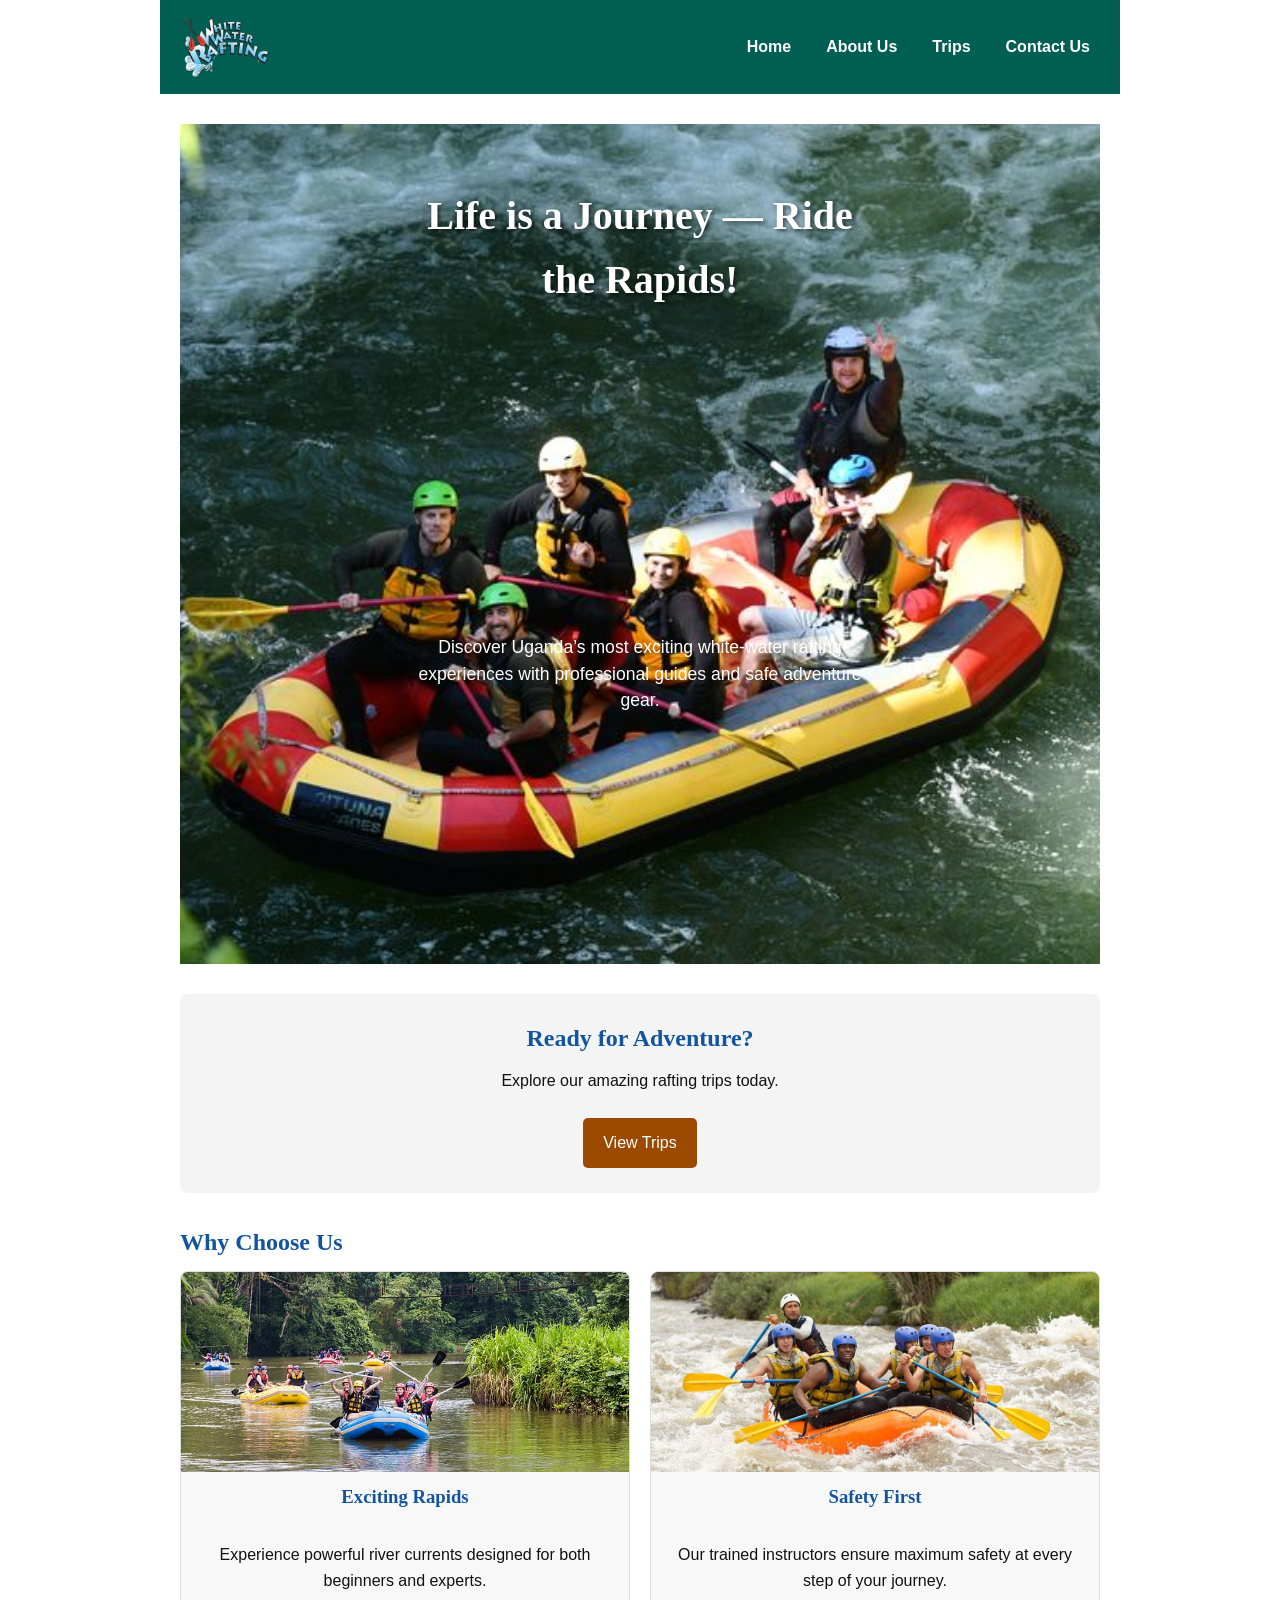
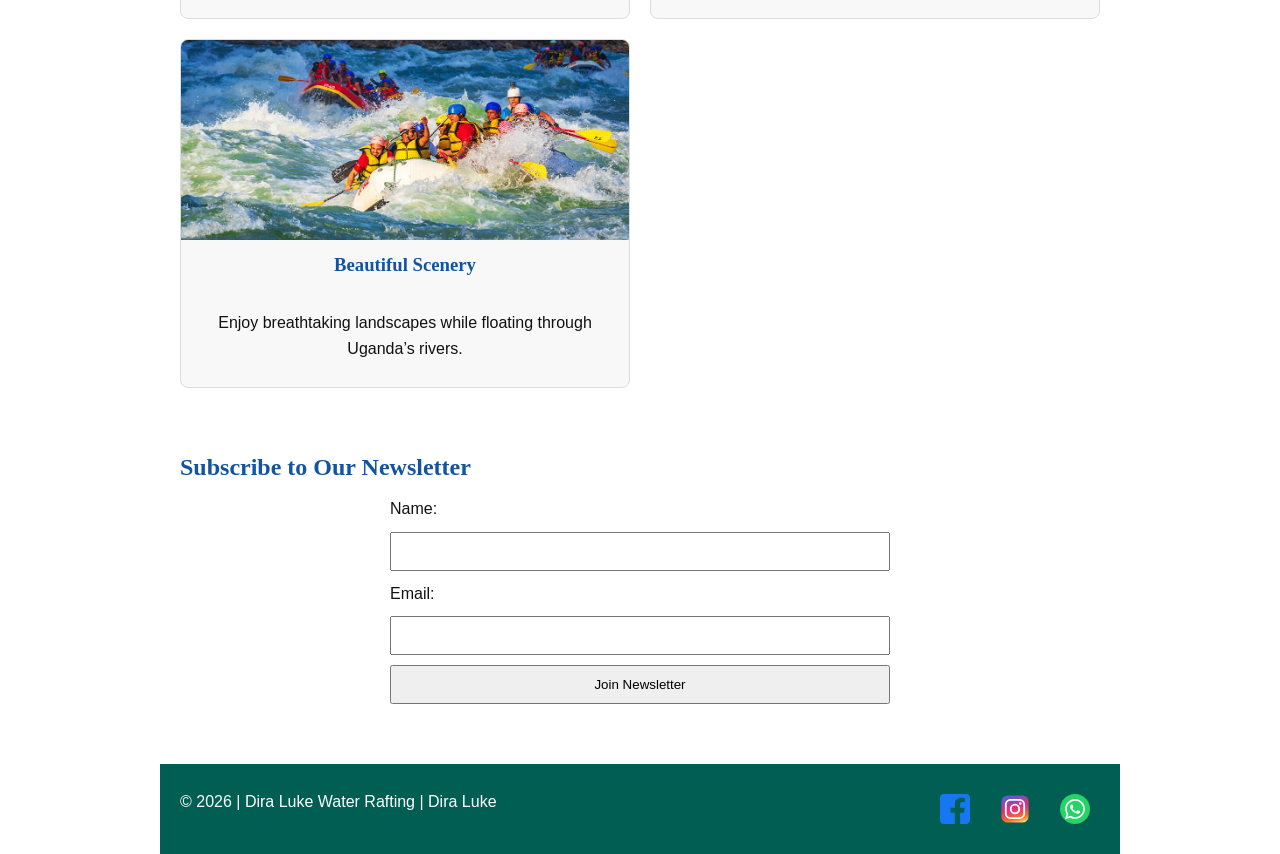
<file: wwr/index.html>
<!DOCTYPE html>
<html lang="en-US">
<head>
    <meta charset="UTF-8">
    <meta name="viewport" content="width=device-width, initial-scale=1.0">

    <meta name="description" content="Experience thrilling white water rafting adventures in Uganda with expert guides, safe equipment, and unforgettable journeys.">
    <meta name="author" content="Dira Luke">

    <title>Home | Dira Luke Water Rafting</title>

    <link rel="stylesheet" href="styles/rafting.css">
</head>

<body>

<header>
    <img src="images/z-wwr-oars.png" alt="Rafting Company Logo">

    <nav>
        <a href="index.html">Home</a>
        <a href="about.html">About Us</a>
        <a href="trips.html">Trips</a>
        <a href="contact.html">Contact Us</a>
    </nav>
</header>

<main>

    <!-- HERO -->
    <section class="hero">
        <img src="images/hero-rafting.jpeg" alt="Rafting adventure on a wild river">

        <h1>Life is a Journey — Ride the Rapids!</h1>

        <article>
            <p>
                Discover Uganda’s most exciting white-water rafting experiences with professional guides and safe adventure gear.
            </p>
        </article>
    </section>

    <!-- CALL TO ACTION -->
    <section class="cta">
        <h2>Ready for Adventure?</h2>
        <p>Explore our amazing rafting trips today.</p>
        <a class="cta-button" href="trips.html">View Trips</a>
    </section>

    <!-- GRID CONTENT -->
    <section class="grid-info">
        <h2>Why Choose Us</h2>

        <div class="grid">
            <div class="grid-item">
                <img src="images/rafting1.jpg" alt="Group rafting through rapids">
                <h3>Exciting Rapids</h3>
                <p>Experience powerful river currents designed for both beginners and experts.</p>
            </div>

            <div class="grid-item">
                <img src="images/rafting2.jpg" alt="Rafting safety training">
                <h3>Safety First</h3>
                <p>Our trained instructors ensure maximum safety at every step of your journey.</p>
            </div>

            <div class="grid-item">
                <img src="images/rafting3.jpg" alt="Beautiful river landscape">
                <h3>Beautiful Scenery</h3>
                <p>Enjoy breathtaking landscapes while floating through Uganda’s rivers.</p>
            </div>
        </div>
    </section>

    <!-- NEWSLETTER -->
    <section class="newsletter">
        <h2>Subscribe to Our Newsletter</h2>

        <form>
            <label for="name">Name:</label>
            <input type="text" id="name" name="name" required>

            <label for="email">Email:</label>
            <input type="email" id="email" name="email" required>

            <button type="submit">Join Newsletter</button>
        </form>
    </section>

</main>

<footer>
    <p>© 2026 | Dira Luke Water Rafting | Dira Luke</p>

    <nav class="socialmedia">
        <a href="https://facebook.com"><img src="images/facebook-square.svg" alt="Facebook"></a>
        <a href="https://instagram.com"><img src="images/instagram-square.svg" alt="Instagram"></a>
        <a href="https://whatsapp.com"><img src="images/whatsapp.svg" alt="WhatsApp"></a>
    </nav>
</footer>

</body>
</html>
</file>
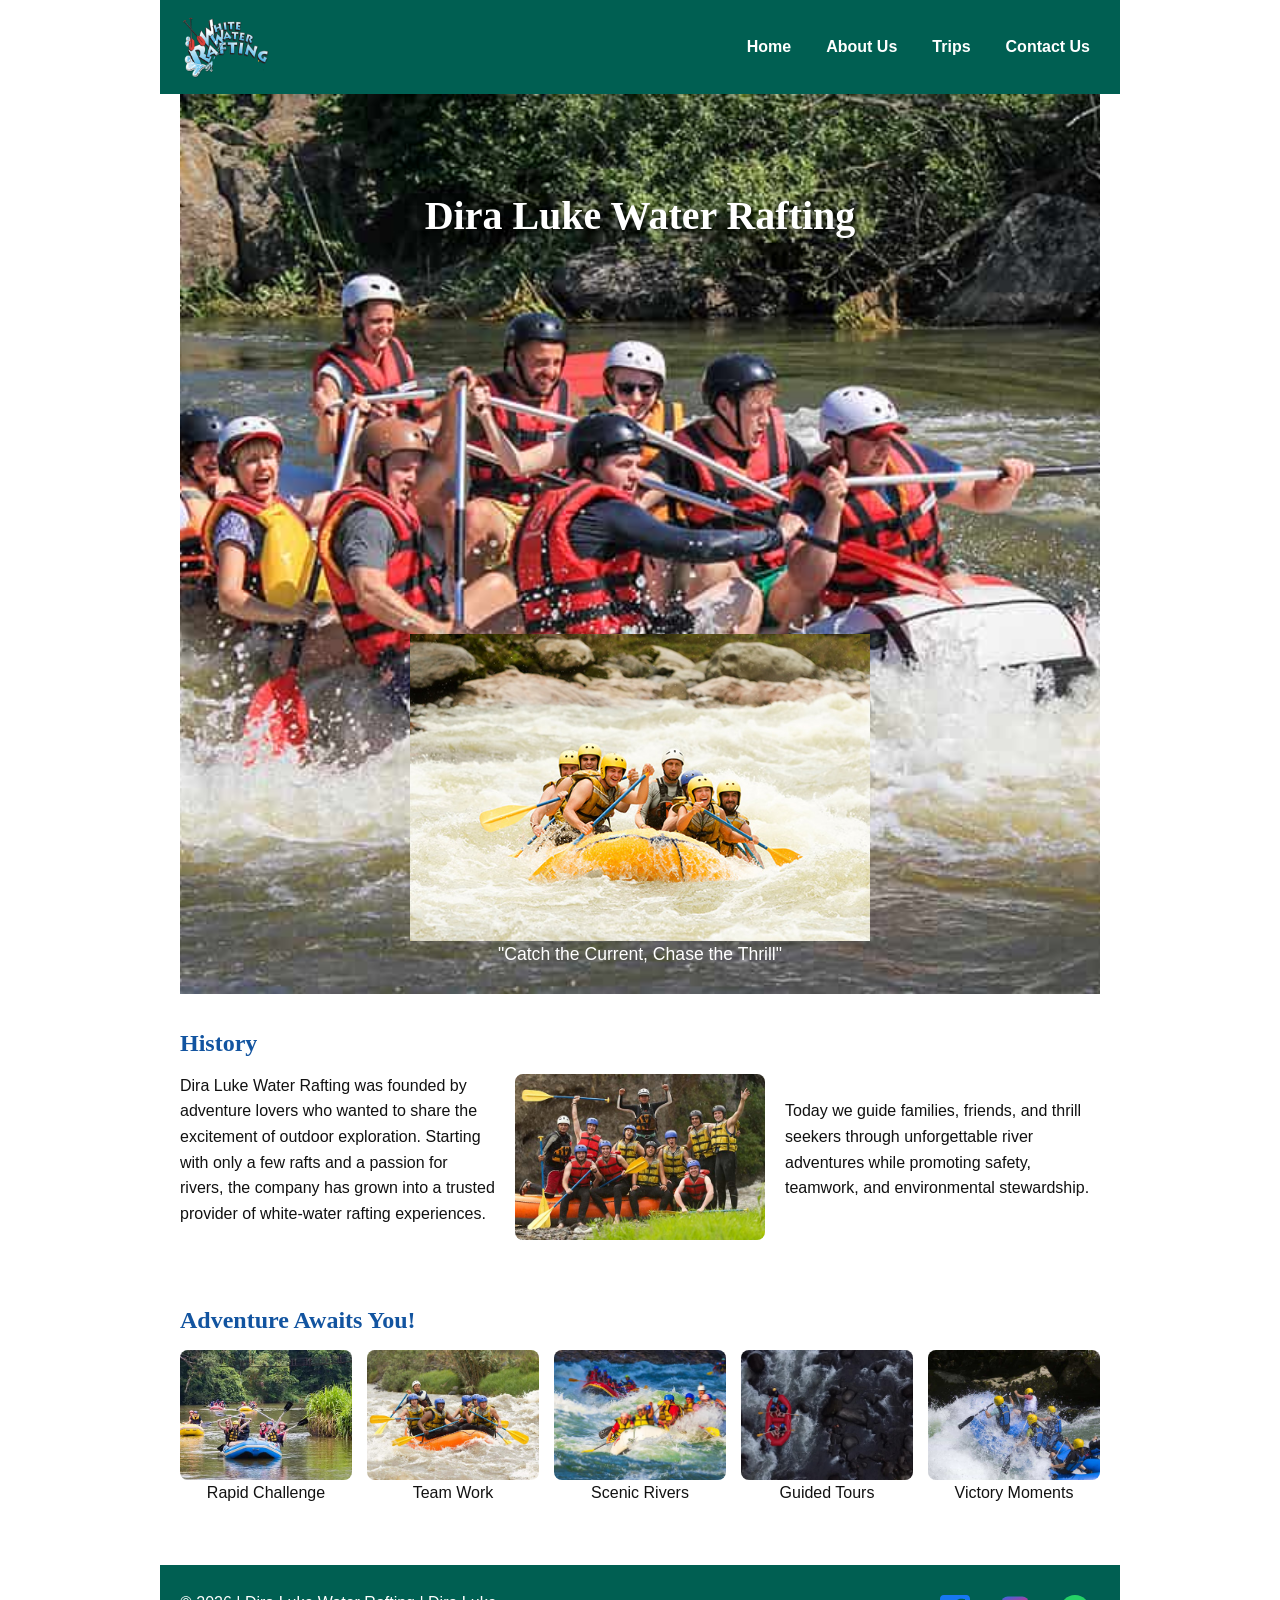
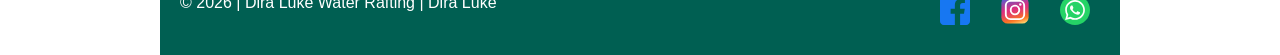
<file: wwr/about.html>
<!DOCTYPE html>
<html lang="en-US">

<head>
    <meta charset="UTF-8">
    <meta name="viewport" content="width=device-width, initial-scale=1.0">
    <meta name="description"
        content="Dira Luke Water Rafting offers exciting white-water rafting adventures navigating free-flowing rivers.">
    <meta name="author" content="Dira Luke">
    <title>About Us | Dira Luke Water Rafting</title>
    <link rel="stylesheet" href="styles/rafting.css">
</head>

<body>

    <header>
        <img src="images/z-wwr-oars.png" alt="Rafting Company Logo">

        <nav>
            <a href="index.html">Home</a>
            <a href="about.html">About Us</a>
            <a href="trips.html">Trips</a>
            <a href="contact.html">Contact Us</a>
        </nav>
    </header>

    <main>

        <div class="hero">
            <img src="images/back-ground.jpg" alt="Rafters navigating white-water rapids">

            <h1>Dira Luke Water Rafting</h1>

            <article>
                <img src="images/rafting_happy_client.jpg" alt="Happy rafting client smiling">
                <p>"Catch the Current, Chase the Thrill"</p>
            </article>
        </div>

        <section class="history">
            <h2>History</h2>

            <div class="history-content">
                <p>
                    Dira Luke Water Rafting was founded by adventure lovers who wanted to share the excitement of outdoor
                    exploration. Starting with only a few rafts and a passion for rivers, the company has grown into a
                    trusted provider of white-water rafting experiences.
                </p>

                <img src="images/rafting0.jpg" alt="Early rafting expedition on river">

                <p>
                    Today we guide families, friends, and thrill seekers through unforgettable river adventures while
                    promoting safety, teamwork, and environmental stewardship.
                </p>
            </div>
        </section>

        <section class="adventure">
            <h2>Adventure Awaits You!</h2>

            <div class="gallery">

                <figure>
                    <img src="images/rafting1.jpg" alt="Team rafting through rapids">
                    <figcaption>Rapid Challenge</figcaption>
                </figure>

                <figure>
                    <img src="images/rafting2.jpg" alt="Rafters paddling together">
                    <figcaption>Team Work</figcaption>
                </figure>

                <figure>
                    <img src="images/rafting3.jpg" alt="Rafting in scenic canyon river">
                    <figcaption>Scenic Rivers</figcaption>
                </figure>

                <figure>
                    <img src="images/rafting4.jpg" alt="Instructor guiding beginners">
                    <figcaption>Guided Tours</figcaption>
                </figure>

                <figure>
                    <img src="images/rafting5.jpg" alt="Excited rafters celebrating">
                    <figcaption>Victory Moments</figcaption>
                </figure>

            </div>
        </section>

    </main>

    <footer>
        <p>© 2026 | Dira Luke Water Rafting | Dira Luke</p>

        <nav class="socialmedia">
            <a href="https://facebook.com" target="_blank">
                <img src="images/facebook-square.svg" alt="Facebook">
            </a>

            <a href="https://instagram.com" target="_blank">
                <img src="images/instagram-square.svg" alt="Instagram">
            </a>

            <a href="https://whatsapp.com" target="_blank">
                <img src="images/whatsapp.svg" alt="WhatsApp">
            </a>
        </nav>
    </footer>

</body>

</html>
</file>
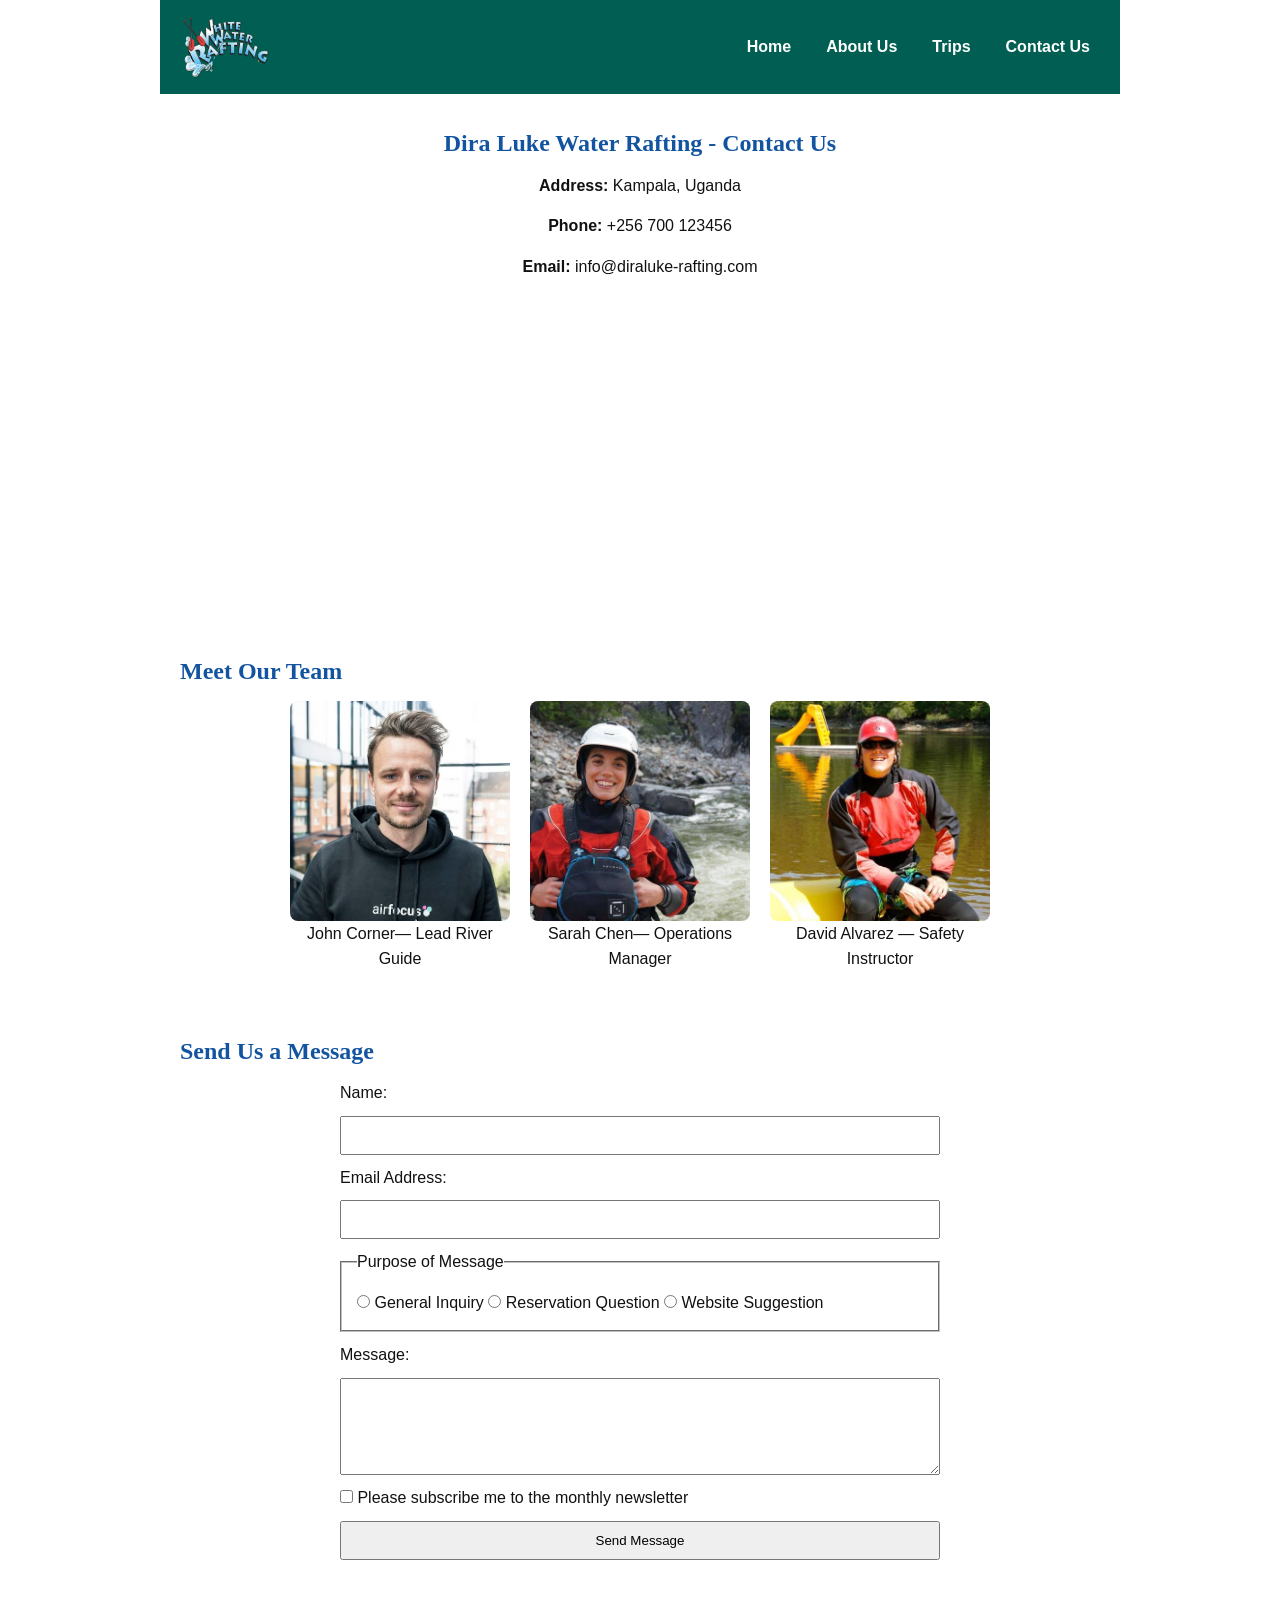
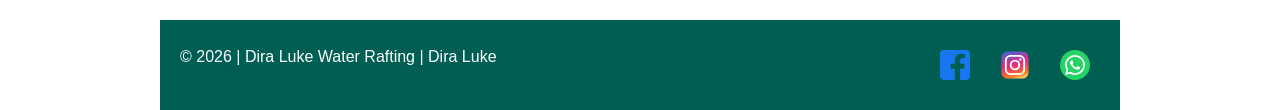
<file: wwr/contact.html>
<!DOCTYPE html>
<html lang="en-US">

<head>
    <meta charset="UTF-8">
    <meta name="viewport" content="width=device-width, initial-scale=1.0">
    <meta name="description"
        content="Contact Dira Luke Water Rafting for reservations, questions, rafting trips, and adventure information in Uganda.">
    <meta name="author" content="Dira Luke">
    <title>Contact Us | Dira Luke Water Rafting</title>
    <link rel="stylesheet" href="styles/rafting.css">
</head>

<body>

    <header>
        <img src="images/z-wwr-oars.png" alt="Rafting Company Logo">

        <nav>
            <a href="index.html">Home</a>
            <a href="about.html">About Us</a>
            <a href="trips.html">Trips</a>
            <a href="contact.html">Contact Us</a>
        </nav>
    </header>

    <main>

        <section class="contact-info">
            <h1>Dira Luke Water Rafting - Contact Us</h1>

            <p><strong>Address:</strong> Kampala, Uganda</p>
            <p><strong>Phone:</strong> +256 700 123456</p>
            <p><strong>Email:</strong> info@diraluke-rafting.com</p>

            <iframe
                src="https://www.google.com/maps/embed?pb=!1m18!1m12!1m3!1d15955.070773577472!2d32.573!3d0.3476!2m3!1f0!2f0!3f0!3m2!1i1024!2i768!4f13.1!3m3!1m2!1s0x177dbbafdb3d9e31%3A0x9d1c1f8a1cb4a4ef!2sKampala%2C%20Uganda!5e0!3m2!1sen!2sug!4v1780400000000!5m2!1sen!2sug"
                width="400" height="250" loading="lazy" allowfullscreen>
            </iframe>
        </section>

        <section class="employees">
            <h2>Meet Our Team</h2>

            <div class="employee-gallery">

                <figure>
                    <img src="images/employee1.jpeg" alt="Lead rafting guide">
                    <figcaption>John Corner— Lead River Guide</figcaption>
                </figure>

                <figure>
                    <img src="images/employee2.jpeg" alt="Operations manager">
                    <figcaption>Sarah Chen— Operations Manager</figcaption>
                </figure>

                <figure>
                    <img src="images/employee3.jpeg" alt="Safety instructor">
                    <figcaption>David Alvarez — Safety Instructor</figcaption>
                </figure>

            </div>
        </section>

        <section class="contact-form">
            <h2>Send Us a Message</h2>

            <form action="#" method="post">

                <label for="name">Name:</label>
                <input type="text" id="name" name="name" required>

                <label for="email">Email Address:</label>
                <input type="email" id="email" name="email" required>

                <fieldset>
                    <legend>Purpose of Message</legend>

                    <label for="general">
                        <input type="radio" id="general" name="purpose" value="general" required>
                        General Inquiry
                    </label>

                    <label for="reservation">
                        <input type="radio" id="reservation" name="purpose" value="reservation">
                        Reservation Question
                    </label>

                    <label for="website">
                        <input type="radio" id="website" name="purpose" value="website">
                        Website Suggestion
                    </label>
                </fieldset>

                <label for="message">Message:</label>
                <textarea id="message" name="message" rows="5" required></textarea>

                <label for="newsletter">
                    <input type="checkbox" id="newsletter" name="newsletter">
                    Please subscribe me to the monthly newsletter
                </label>

                <button type="submit">Send Message</button>

            </form>
        </section>

    </main>

    <footer>
        <p>© 2026 | Dira Luke Water Rafting | Dira Luke</p>

        <nav class="socialmedia">
            <a href="https://facebook.com">
                <img src="images/facebook-square.svg" alt="Facebook icon">
            </a>

            <a href="https://instagram.com">
                <img src="images/instagram-square.svg" alt="Instagram icon">
            </a>

            <a href="https://whatsapp.com">
                <img src="images/whatsapp.svg" alt="WhatsApp icon">
            </a>
        </nav>
    </footer>

</body>

</html>
</file>
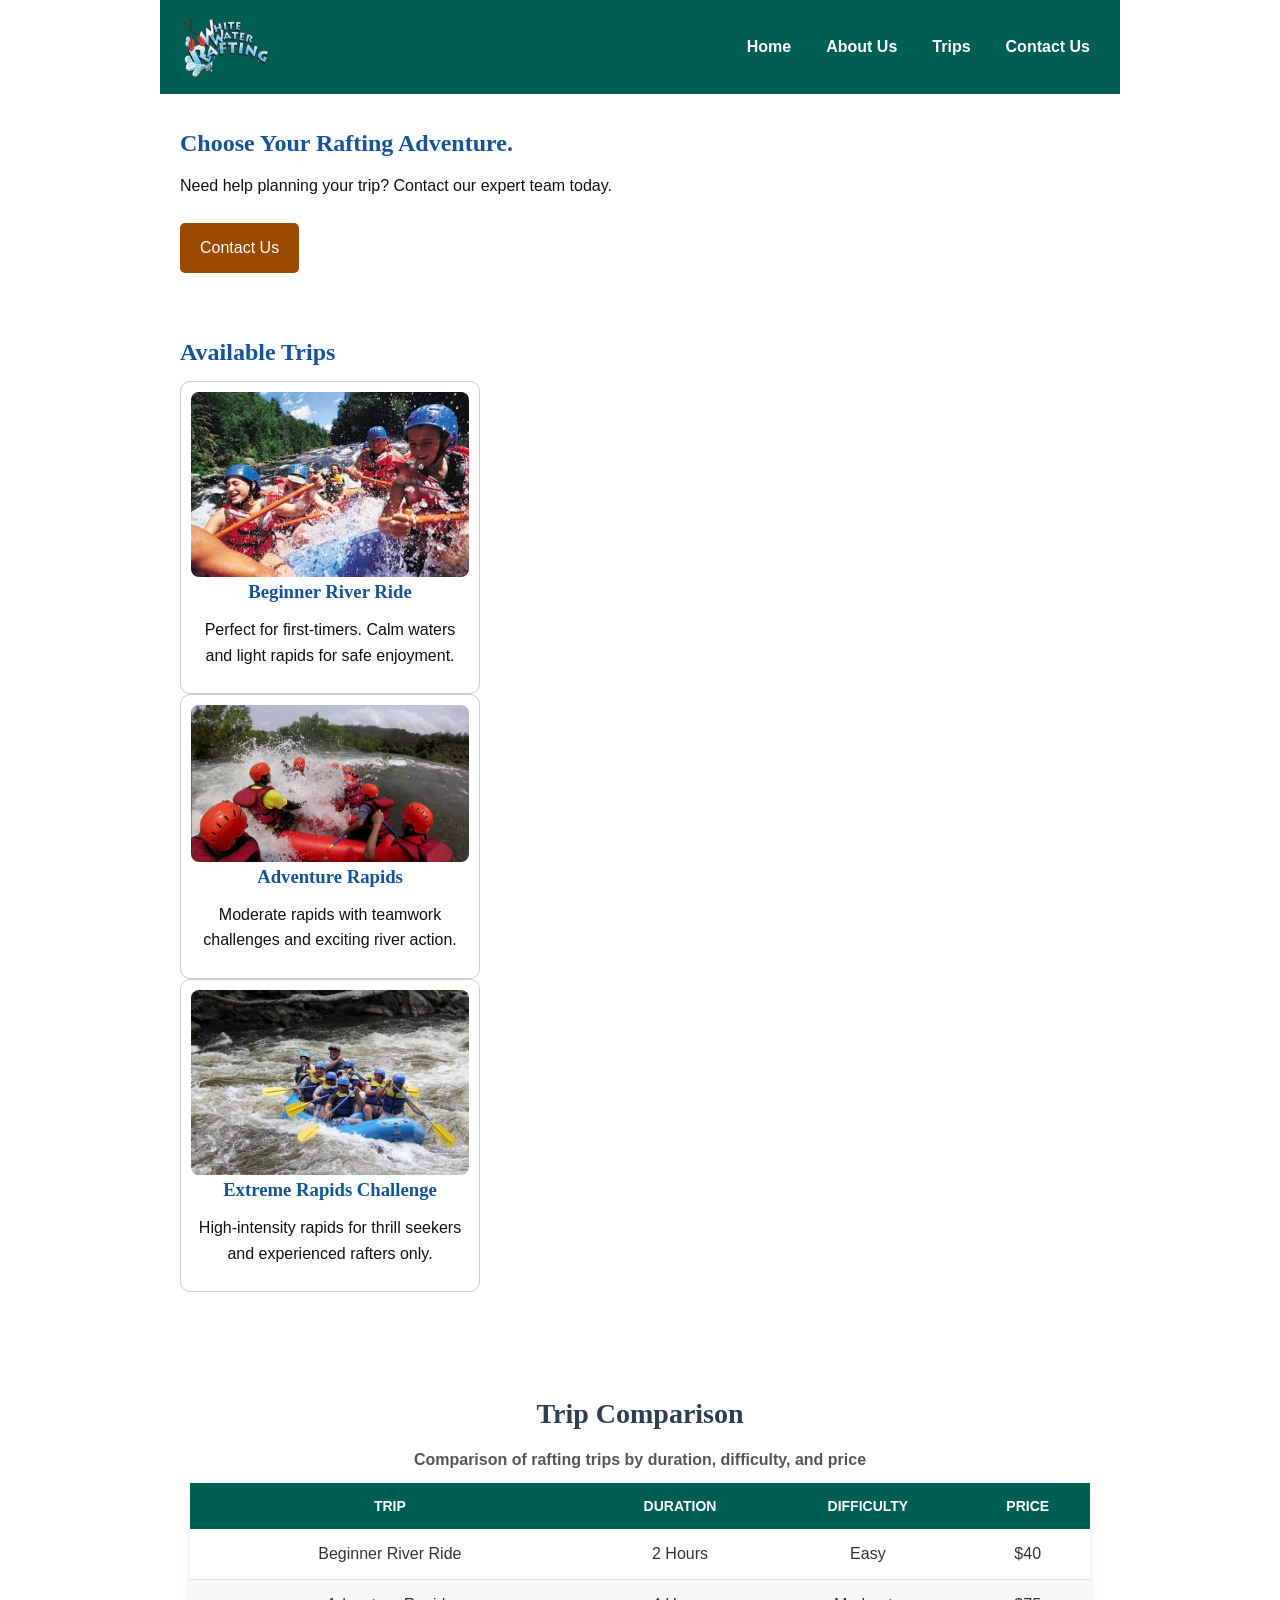
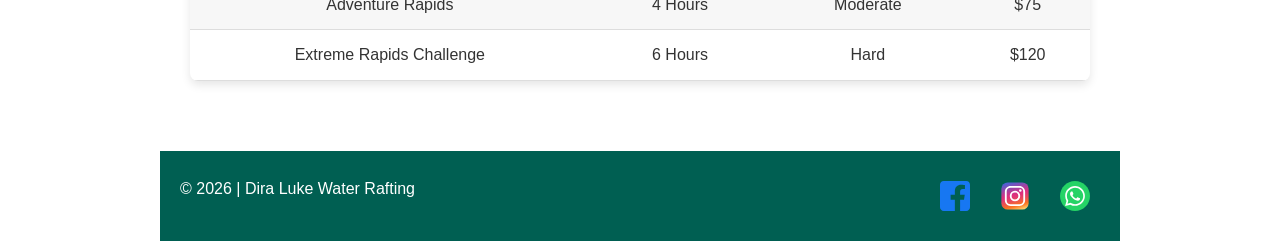
<file: wwr/trips.html>
<!DOCTYPE html>
<html lang="en-US">

<head>
    <meta charset="UTF-8">
    <meta name="viewport" content="width=device-width, initial-scale=1.0">

    <meta name="description"
        content="Explore Uganda rafting trips including beginner, adventure, and extreme rapids with pricing and details.">
    <meta name="author" content="Dira Luke">

    <title>Trips | Dira Luke Water Rafting</title>

    <link rel="stylesheet" href="styles/rafting.css">
</head>

<body>

    <header>
        <img src="images/z-wwr-oars.png" alt="Dira Luke Water Rafting Logo">

        <nav aria-label="Main Navigation">
            <a href="index.html">Home</a>
            <a href="about.html">About Us</a>
            <a href="trips.html" aria-current="page">Trips</a>
            <a href="contact.html">Contact Us</a>
        </nav>
    </header>

    <main>

        <!-- HERO CALL TO ACTION -->
        <section class="trips-cta">
            <h1>Choose Your Rafting Adventure.</h1>
            <p>Need help planning your trip? Contact our expert team today.</p>
            <a class="cta-button" href="contact.html">Contact Us</a>
        </section>

        <!-- TRIPS GRID -->
        <section class="trips-grid">
            <h2>Available Trips</h2>

            <div class="trip-card">
                <img src="images/trip1.jpeg" alt="Beginner rafting on calm river waters">
                <h3>Beginner River Ride</h3>
                <p>Perfect for first-timers. Calm waters and light rapids for safe enjoyment.</p>
            </div>

            <div class="trip-card">
                <img src="images/trip2.jpeg" alt="Adventure rafting team navigating moderate rapids">
                <h3>Adventure Rapids</h3>
                <p>Moderate rapids with teamwork challenges and exciting river action.</p>
            </div>

            <div class="trip-card">
                <img src="images/trip3.jpeg" alt="Extreme rafting in fast and powerful rapids">
                <h3>Extreme Rapids Challenge</h3>
                <p>High-intensity rapids for thrill seekers and experienced rafters only.</p>
            </div>

        </section>

        <!-- TABLE SECTION -->
        <section class="trip-table">
            <h2>Trip Comparison</h2>

            <table>
                <caption>Comparison of rafting trips by duration, difficulty, and price</caption>

                <thead>
                    <tr>
                        <th scope="col">Trip</th>
                        <th scope="col">Duration</th>
                        <th scope="col">Difficulty</th>
                        <th scope="col">Price</th>
                    </tr>
                </thead>

                <tbody>
                    <tr>
                        <td>Beginner River Ride</td>
                        <td>2 Hours</td>
                        <td>Easy</td>
                        <td>$40</td>
                    </tr>

                    <tr>
                        <td>Adventure Rapids</td>
                        <td>4 Hours</td>
                        <td>Moderate</td>
                        <td>$75</td>
                    </tr>

                    <tr>
                        <td>Extreme Rapids Challenge</td>
                        <td>6 Hours</td>
                        <td>Hard</td>
                        <td>$120</td>
                    </tr>
                </tbody>
            </table>
        </section>

    </main>

    <footer>
        <p>© 2026 | Dira Luke Water Rafting</p>

        <nav class="socialmedia" aria-label="Social Media Links">
            <a href="https://facebook.com" target="_blank" rel="noopener">
                <img src="images/facebook-square.svg" alt="Facebook">
            </a>

            <a href="https://instagram.com" target="_blank" rel="noopener">
                <img src="images/instagram-square.svg" alt="Instagram">
            </a>

            <a href="https://whatsapp.com" target="_blank" rel="noopener">
                <img src="images/whatsapp.svg" alt="WhatsApp">
            </a>
        </nav>
    </footer>

</body>

</html>
</file>
<file: wwr/styles/rafting.css>
/* ---------- VARIABLES ---------- */
:root {
    --primary-color: #1254A0;
    --secondary-color: #005F52;
    --accent1-color: #9C4A00;
    --accent2-color: #E9C46A;
    --light-text: #ffffff;
    --dark-text: #111111;

    --heading-font: Georgia, serif;
    --body-font: Arial, Helvetica, sans-serif;
}

/* ---------- RESET ---------- */
*,
*::before,
*::after {
    margin: 0;
    padding: 0;
    box-sizing: border-box;
}

/* ---------- GLOBAL ---------- */
body {
    font-family: var(--body-font);
    color: var(--dark-text);
    line-height: 1.6;
}

img {
    display: block;
    max-width: 100%;
    height: auto;
}

header,
main,
footer {
    max-width: 960px;
    width: 100%;
    margin: 0 auto;
    padding: 0 20px;
}

section {
    padding: 30px 0;
}

h1,
h2,
h3 {
    font-family: var(--heading-font);
    color: var(--primary-color);
    margin-bottom: 10px;
}

p {
    margin-bottom: 15px;
}

/* ---------- HEADER ---------- */
header {
    display: grid;
    grid-template-columns: 120px 1fr;
    align-items: center;
    background-color: var(--secondary-color);
    padding: 15px 20px;
}

header img {
    width: 90px;
}

nav {
    display: flex;
    justify-content: flex-end;
    gap: 15px;
}

nav a {
    color: var(--light-text);
    text-decoration: none;
    padding: 10px;
    font-weight: bold;
}

nav a:hover {
    background-color: var(--accent2-color);
    color: black;
    border-radius: 4px;
}

/* ---------- HERO ---------- */
.hero {
    position: relative; 
    width: 100%;
    height: 100vh; 
    overflow: hidden;
}

.hero img {
    width: 100%;
    height: 100%;
    object-fit: cover; 
    display: block;
}

.hero h1 {
    position: absolute;
    top: 10%; 
    left: 50%;
    transform: translateX(-50%);
    color: var(--light-text);
    text-align: center;
    font-size: 2.5rem;
    margin-bottom: 15px;
    text-shadow: 2px 2px 4px rgba(0,0,0,0.6); /* improves contrast */
}

.hero article {
    position: absolute;
    top: 60%; 
    left: 50%;
    transform: translateX(-50%);
    color: var(--light-text);
    text-align: center;
}

.hero article img {
    float: right; /* required by audit */
}

.hero article p {
    font-size: 1.1rem;
    line-height: 1.5;
}

/* ---------- HOME PAGE ---------- */
.cta {
    text-align: center;
    background-color: #f4f4f4;
    border-radius: 8px;
    padding: 25px;
}

.cta-button {
    display: inline-block;
    background-color: var(--accent1-color);
    color: var(--light-text);
    text-decoration: none;
    padding: 12px 20px;
    border-radius: 5px;
    margin-top: 10px;
}

.grid {
    display: grid;
    grid-template-columns: repeat(2, 1fr);
    gap: 20px;
}

.grid-item {
    background: #f8f8f8;
    border: 1px solid #ddd;
    border-radius: 8px;
    overflow: hidden;
    text-align: center;
}

.grid-item img {
    width: 100%;
    height: 200px;
    object-fit: cover;
}

.grid-item h3,
.grid-item p {
    padding: 10px;
}

.newsletter form {
    display: grid;
    gap: 10px;
    max-width: 500px;
    margin: 0 auto;
}

.newsletter input,
.newsletter button {
    padding: 10px;
}

/* ---------- ABOUT PAGE ---------- */
.history-content {
    display: grid;
    grid-template-columns: 1fr 250px 1fr;
    gap: 20px;
    align-items: center;
}

.history-content img {
    width: 100%;
    border-radius: 8px;
}

.gallery {
    display: flex;
    gap: 15px;
    flex-wrap: wrap;
}

.gallery figure {
    flex: 1 1 150px;
    text-align: center;
}

.gallery img {
    width: 100%;
    height: 130px;
    object-fit: cover;
    border-radius: 8px;
}

/* ---------- CONTACT PAGE ---------- */
.contact-info {
    text-align: center;
}

.contact-info iframe {
    width: 100%;
    max-width: 600px;
    border: 0;
    margin: 20px auto;
}

.employee-gallery {
    display: flex;
    gap: 20px;
    justify-content: center;
    flex-wrap: wrap;
}

.employee-gallery figure {
    width: 220px;
    text-align: center;
}

.employee-gallery img {
    width: 100%;
    height: 220px;
    object-fit: cover;
    border-radius: 8px;
}

.contact-form form {
    max-width: 600px;
    margin: auto;
    display: grid;
    gap: 10px;
}

.contact-form input,
.contact-form textarea,
.contact-form button {
    padding: 10px;
}

fieldset {
    padding: 15px;
}

/* ---------- TRIPS PAGE ---------- */
.trips-title {
    text-align: center;
    font-size: 2rem;
    margin-bottom: 20px;
}

.trips-container {
    display: flex;
    gap: 20px;
}

.trip-card {
    width: 300px;
    text-align: center;
    border: 1px solid #ccc;
    padding: 10px;
    border-radius: 10px;
}

.trip-card img {
    width: 100%;
    height: auto;
    border-radius: 8px;
}

.trip-table {
    width: 100%;
    max-width: 900px;
    margin: 40px auto;
    text-align: center;
    font-family: Arial, sans-serif;
}

.trip-table h2 {
    text-align: center;
    margin-bottom: 10px;
    font-size: 28px;
    color: #2c3e50;
}

.trip-table table caption {
    caption-side: top;
    font-weight: bold;
    margin-bottom: 10px;
    color: #555;
}

.trip-table table {
    width: 100%;
    border-collapse: collapse;
    background-color: var(--light-text);
    box-shadow: 0 4px 10px rgba(0, 0, 0, 0.1);
    border-radius: 8px;
    overflow: hidden;
}

.trip-table th {
    background-color: var(--secondary-color);
    color: var(--light-text);
    padding: 12px;
    text-transform: uppercase;
    font-size: 14px;
}

.trip-table td {
    padding: 12px;
    border-bottom: 1px solid #ddd;
    color: #333;
}

.trip-table tbody tr:nth-child(even) {
    background-color: #f7f7f7;
}

.trip-table tbody tr:hover {
    background-color: #e3f2fd;
    transition: 0.3s;
}

/* ---------- FOOTER ---------- */
footer {
    margin-top: 30px;
    padding: 20px;
    background-color: var(--secondary-color);
    color: var(--light-text);
    display: flex;
    justify-content: space-between;
    align-items: center;
}

.socialmedia {
    display: flex;
    gap: 10px;
}

.socialmedia img {
    width: 30px;
}

/* ---------- MOBILE ---------- */
@media (max-width: 768px) {
    header {
        grid-template-columns: 1fr;
        text-align: center;
    }

    nav {
        justify-content: center;
        flex-wrap: wrap;
    }

    .grid,
    .history-content {
        grid-template-columns: 1fr;
    }

    footer {
        flex-direction: column;
        gap: 15px;
    }
}
</file>
